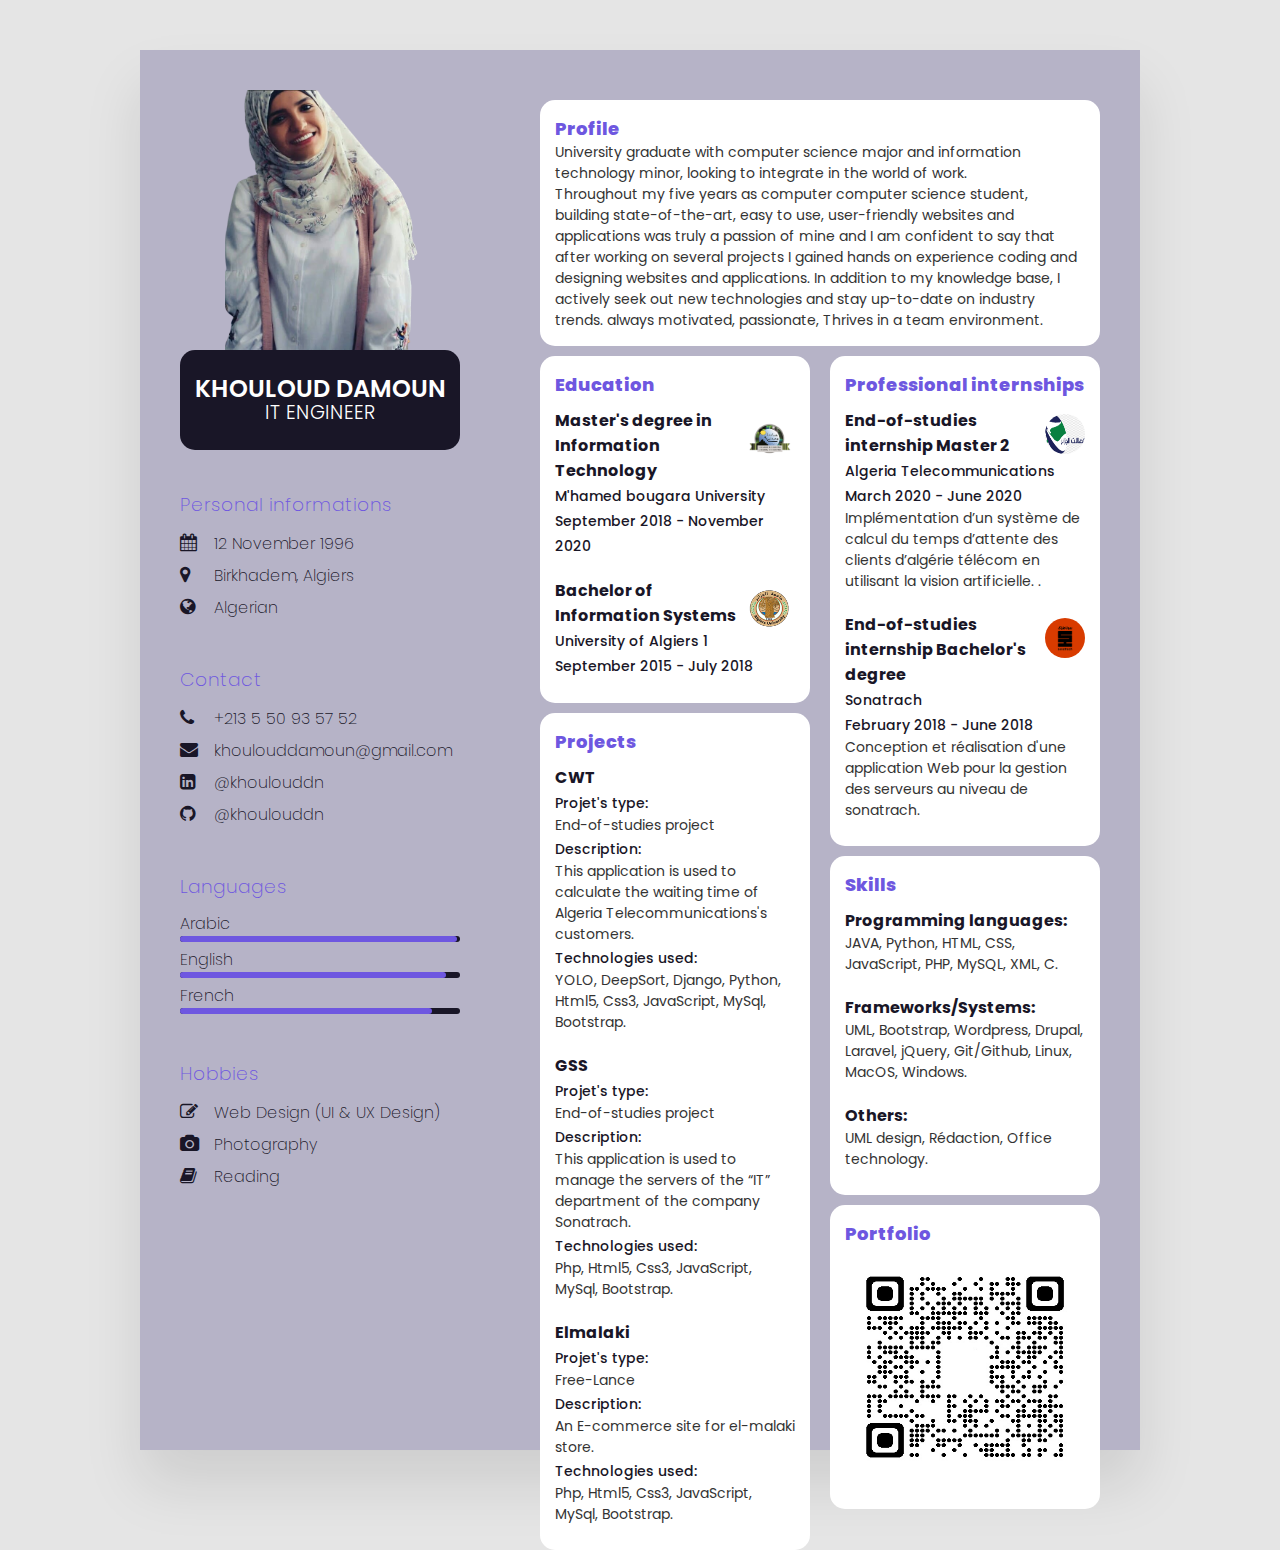
<file: CV.html>
<!DOCTYPE html>
    <html lang="en">
    <head>
        <meta charset="UTF-8">
        <meta name="viewport" content="width=device-width, initial-scale=1.0">
        <link rel="shortcut icon" href="assets/img/perfil.png" type="image/x-icon">

        <link rel="stylesheet" href="https://cdnjs.cloudflare.com/ajax/libs/font-awesome/4.7.0/css/font-awesome.css" integrity="sha512-5A8nwdMOWrSz20fDsjczgUidUBR8liPYU+WymTZP1lmY9G6Oc7HlZv156XqnsgNUzTyMefFTcsFH/tnJE/+xBg==" crossorigin="anonymous" referrerpolicy="no-referrer" />

    <!--==================== CSS ====================-->
    <link rel="stylesheet" href="assets/css/cvcss.css">

        <title>KHOULOUD</title>
    </head>
    <body>
        <div class="container">
            <div class="left-side">
                <div class="profiletxt">
                    <div class="proimg">
                      <img src="assets/img/perfil.png" alt="">
                    </div>
                    <div class="protxt">
                        <h2>Khouloud Damoun <br> <span> IT Engineer</span></h2>
                    </div>
                </div>

                <div class="info">
                    <h3 class="title">Personal informations</h3>
                    <ul>
                        <li>
                          <span class="icon"><i class="fa fa-calendar" aria-hidden="true"></i></span>
                            <span class="text">12 November 1996</span>
                        </li>
                        <li>
                            <span class="icon"><i class="fa fa-map-marker" aria-hidden="true"></i></span>
                            <span class="text">Birkhadem, Algiers</span>
                        </li>
                        <li>
                            <span class="icon"><i class="fa fa-globe" aria-hidden="true"></i></span>
                            <span class="text">Algerian</span>
                        </li>
                    </ul>
                
                </div>

                <div class="info">
                    <h3 class="title">Contact</h3>
                    <ul>
                        <li>
                          <span class="icon"><i class="fa fa-phone" aria-hidden="true"></i></i></span>
                            <span class="text">+213 5 50 93 57 52</span>
                        </li>
                        <li>
                            <span class="icon"><i class="fa fa-envelope" aria-hidden="true"></i></i></span>
                            <span class="text">khoulouddamoun@gmail.com</span>
                        </li>
                        <li>
                            <span class="icon"><i class="fa fa-linkedin-square" aria-hidden="true"></i></span>
                            <span class="text">@khoulouddn</span>
                        </li>
                        <li>
                            <span class="icon"><i class="fa fa-github" aria-hidden="true"></i></span>
                            <span class="text">@khoulouddn</span>
                        </li>
                    </ul>
                </div>

                <div class="info">
                <div class="lang">
                    <h3 class="title">Languages</h3>
                    <ul>
                        <li>
                            <span class="text">Arabic</span>
                            <span class="percent">
                                <div style="width: 99%;"></div>
                            </span>
                        </li>
                        <li>
                            <span class="text">English</span>
                            <span class="percent">
                               <div style="width: 95%;"></div>
                            </span>
                        </li>
                        <li>
                            <span class="text">French</span>
                            <span class="percent">
                                <div style="width: 90%;"></div>
                            </span>
                        </li>
                    </ul>
                </div>
                </div>
                <div class="info">
                    <div class="lang">
                        <h3 class="title">Hobbies</h3>
                        <ul>
                            <li>
                              <span class="icon"><i class="fa fa-pencil-square-o" aria-hidden="true"></i></span>
                                <span class="text">Web Design (UI & UX Design)</span>
                            </li>
                            <li>
                                <span class="icon"><i class="fa fa-camera" aria-hidden="true"></i></span>
                                <span class="text">Photography</span>
                            </li>
                            <li>
                                <span class="icon"><i class="fa fa-book" aria-hidden="true"></i></span>
                                <span class="text">Reading</span>
                            </li>
                        </ul>
                    </div>
                    </div>
            </div>
            <div class="right-side">
                <div class="rsdiv about">
                    <h2 class="title2">Profile</h2>
                    <p>University graduate with computer science major and information technology minor, looking to integrate in the world of work.<br>
                       Throughout my five years as computer computer science student, building state-of-the-art, easy to use, user-friendly 
                        websites and applications was truly a passion of mine and I am confident to say that after working on several projects 
                        I gained hands on experience coding and designing websites and applications.
                       In addition to my knowledge base, I actively seek out new technologies and stay up-to-date on industry trends.
                       always motivated, passionate, Thrives in a team environment. 
                   </p>
                </div>
                <div class="content">
                    <div class="rsdiv about">
                        <h2 class="title2">Education</h2>
                        <div class="cont">
                            <img src="assets/img/umbb.png" alt="" class="uicon">
                            <h4>Master's degree in Information Technology</h4>
                            <span>M'hamed bougara University<br>
                                September 2018 - November 2020</span>
                               
                        </div>
                        <div class="cont">
                            <img src="assets/img/alger.png" alt="" class="uicon">
                            <h4>Bachelor of Information Systems</h4>
                            <span>University of Algiers 1<br>
                                September 2015 - July 2018</span>
                               
                        </div>
                    </div>
                    <div class="rsdiv about">
                        <h2 class="title2">Projects</h2>
                        <div class="cont">
                            
                            <h4>CWT</h4>
                            <span>Projet's type: </span> <p>End-of-studies project</p>
                            <span>Description: </span> <p>This application is used to calculate the waiting time of Algeria Telecommunications's customers.</p>
                            <span>Technologies used: </span> <p>YOLO, DeepSort, Django, Python, Html5, 
                                Css3, JavaScript, MySql, Bootstrap.</p>    
                        </div>
                        <div class="cont">
                            <h4>GSS</h4>
                            <span>Projet's type: </span> <p>End-of-studies project</p>
                            <span>Description: </span> <p>This application is used to manage the servers of the “IT” department of the company Sonatrach.</p>
                            <span>Technologies used: </span> <p> Php, Html5, Css3, JavaScript, MySql, Bootstrap.</p>
                        </div>

                        <div class="cont">
                          
                            <h4>Elmalaki</h4>
                            <span>Projet's type: </span> <p>Free-Lance</p>
                            <span>Description: </span> <p>An E-commerce site for el-malaki store.</p>
                            <span>Technologies used: </span> <p>Php, Html5, Css3, JavaScript, MySql, Bootstrap.</p>
                        </div>
                    </div>
                    <div class="rsdiv about">
                        <h2 class="title2">Professional internships</h2>
                        <div class="cont">
                            <img src="assets/img/algerie.png" alt="" class="eicon">
                            <h4> End-of-studies internship Master 2</h4>
                            <span>Algeria Telecommunications<br>
                                March 2020 - June 2020</span>
                                <p>Implémentation d’un système de calcul du temps d’attente des clients d’algérie télécom en utilisant la vision artificielle. .</p>
                               
                        </div>
                        <div class="cont">
                            <img src="assets/img/sonatrach.png" alt="" class="eicon">
                            <h4> End-of-studies internship Bachelor's degree</h4>
                            <span> Sonatrach<br>
                                February 2018 - June 2018</span>
                                <p>Conception et réalisation d'une application Web pour la gestion des serveurs au niveau de sonatrach.</p>
                        </div>
                    </div>
                    <div class="rsdiv about">
                        <h2 class="title2">Skills</h2>
                        <div class="cont">
                            <h4>Programming languages:</h4>
                            <p>JAVA, Python, HTML, CSS, JavaScript, PHP, MySQL, XML, C.</p>    
                        </div>
                        <div class="cont">
                            <h4>Frameworks/Systems:</h4>
                            <p>UML, Bootstrap, Wordpress, Drupal, Laravel, jQuery, Git/Github, Linux, MacOS, Windows.</p>    
                        </div>
                        <div class="cont">
                            <h4>Others:</h4>
                            <p>UML design, Rédaction, Office technology.</p>    
                        </div>
                    </div>
                    <div class="rsdiv about">
                        <h2 class="title2">Portfolio</h2>
                        <div class="cont">
                            <div class="port">
                                <img src="assets/img/khouloud.png" alt="">
                            </div>
                            
                        </div>
                        
                    </div>


                </div>
            </div>
        </div>

    </body>

    </html>
</file>
<file: assets/css/cvcss.css>
/*==================== GOOGLE FONTS ====================*/
@import url('https://fonts.googleapis.com/css2?family=Poppins:wght@400;500;600&display=swap');
*
{
    margin: 0;
    padding: 0;
    box-sizing: border-box;
    font-family: 'Poppins' , sans-serif;
}

body{
    background: #e5e5e5;
    display: flex;
    justify-content: center;
    align-items: center;
    min-height: 100vh;
}

.container{
    position: relative;
    width: 100%;
    max-width: 1000px;
    min-height: 1000px;
    margin: 50px;
    background: hsl(249, 15%, 74%);
    display: grid;
    grid-template-columns: 1fr 2fr;
    box-shadow: 0 35px 55px rgba(0, 0, 0, 0.1);
}

.container .left-side{
   position: relative;
   padding: 40px;
}

 .profiletxt{
  position: relative;
  display: flex;
  flex-direction: column;
  align-items: center;

 }
 
 .profiletxt .proimg{
     position: relative;
     width: 260px;
     height: 260px;
     overflow: hidden;
 }

 .profiletxt .proimg img{
    position: absolute;
    top: 0;
    margin-left: 35px;
    width: 100%;
    height: 100%;
    object-fit: cover;
 }
 .profiletxt .protxt{
     background: hsl(250, 28%, 12%);
     width: 280px;
     height: 100px;
     border-radius: 15px;
 }
 .profiletxt h2{
     color: #fff;
     padding: 8px;
     font-size: 1.5rem;
     margin-top: 20px;
     text-transform: uppercase;
     text-align: center;
     font-weight: 600;
     line-height: 1.4rem;
 }

 .profiletxt h2 span{
     font-size: 0.8em;
     font-weight: 300;
 }

 .info{
     padding-top: 40px;
 }
 .title{
     color:hsl(250, 69%, 61%) ;
     font-weight: 200;
     letter-spacing: 1px;
     margin-bottom: 10px;
 }

 .info ul{
     position: relative;
 }

 .info ul li 
 {
     position: relative;
     list-style: none;
     cursor: pointer;
     margin: 5px 0;
 }

 .info ul li .icon{
     display: inline-block;
     width: 30px;
     font-size: 18px;
     color: hsl(250, 28%, 12%);
 }

 .info ul li span {
     color: hsl(250, 28%, 12%);
     font-weight: 200;
 }

 .info .lang .percent{
     position: relative;
     width: 100%;
     height: 6px;
     background:hsl(250, 28%, 12%);
     display: block;
     border-radius: .25rem;
 }

 .info .lang .percent div{
     position: absolute;
     top: 0;
     left: 0;
     height: 100%;
     border-radius: .25rem;
     background: hsl(250, 69%, 61%);
 }

 .container .right-side{
    position: relative;
    padding: 40px;
 }

 .title2{
    color:hsl(250, 69%, 61%) ;
    font-weight: 800;
    font-size: 18px;
}

.rsdiv{
    display: inline-block;
    border-radius: 15px;
    background-color: #fff;
    padding: 15px;
    margin-top: 10px;
}

p{
    color: #333;
    font-size: 14px;
}

.content{
   column-count: 2;
   column-gap: 20px;
   margin-bottom: -140px;
}

.cont{
    padding: 10px 0;
}
.cont span{
    color:hsl(250, 28%, 12%);
    font-size: 14px;
    font-weight: 500;
}
.uicon{
    width: 50px;
    height: 50px;
    shape-outside: circle(50%);
    float: right;
    margin-top: 6px;
}
.eicon{
    width: 40px;
    height: 40px;
    shape-outside: circle(50%);
    float: right;
    margin-top: 6px;
    border-radius: 50%;
}
h4{
    color: hsl(250, 28%, 12%);
    font-weight: 700;
    font-size: 16px;
    font-style: bold;
}
.port img{
    width: 240px;
    height: 220px;
}
@media screen and (max-width:760px){
    .content{
        column-count: 1;
     }
}

@media screen and (max-width:1000px){
    .container{
        margin: 10px;
        grid-template-columns: repeat(1, 1fr);
    }
    .content{
        margin-bottom: 0;
     }
}
</file>
